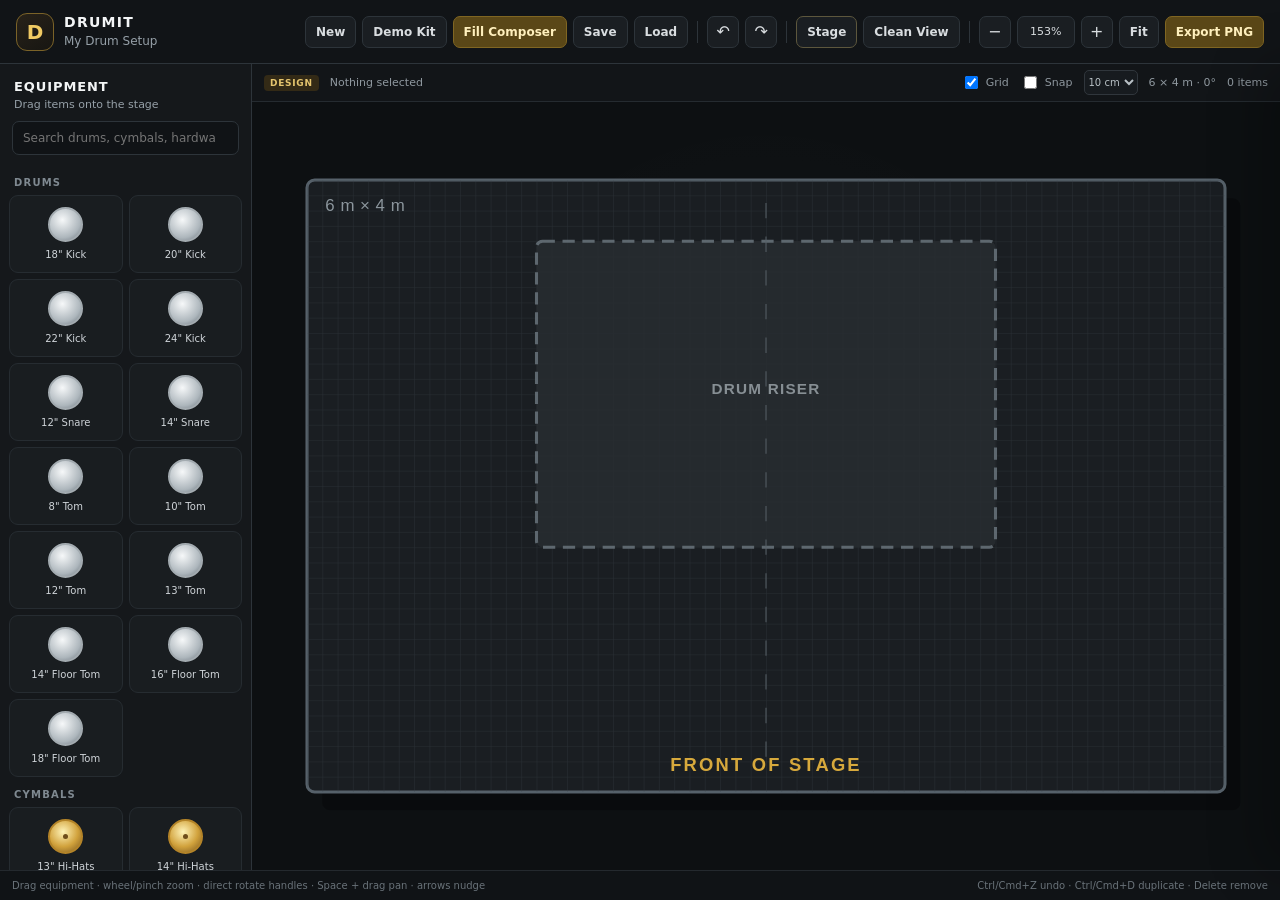
<file: index.html>
<!doctype html>
<html lang="en">
<head>
  <meta charset="utf-8" />
  <meta name="viewport" content="width=device-width, initial-scale=1" />
  <meta name="theme-color" content="#101214" />
  <title>Drumit — Drum & Stage Designer</title>
  <link rel="stylesheet" href="styles.css" />
</head>
<body>
  <div class="app-shell">
    <header class="topbar">
      <div class="brand-block">
        <button class="icon-button mobile-only" id="libraryToggle" aria-label="Toggle equipment library">☰</button>
        <div class="brand-mark">D</div>
        <div>
          <div class="brand-name">Drumit</div>
          <input id="projectName" class="project-name" value="My Drum Setup" aria-label="Project name" />
        </div>
      </div>

      <div class="toolbar" role="toolbar" aria-label="Project controls">
        <button class="tool-button" id="newProjectBtn">New</button>
        <button class="tool-button" id="demoBtn">Demo Kit</button>
        <button class="tool-button primary" type="button" onclick="window.location.href='composer.html'">Fill Composer</button>
        <button class="tool-button" id="saveBtn">Save</button>
        <button class="tool-button" id="loadBtn">Load</button>
        <span class="toolbar-divider"></span>
        <button class="icon-button" id="undoBtn" title="Undo (Ctrl/Cmd+Z)">↶</button>
        <button class="icon-button" id="redoBtn" title="Redo (Ctrl/Cmd+Shift+Z)">↷</button>
        <span class="toolbar-divider"></span>
        <button class="tool-button stage-button" id="stageBtn">Stage</button>
        <button class="tool-button" id="cleanViewBtn">Clean View</button>
        <span class="toolbar-divider"></span>
        <button class="icon-button" id="zoomOutBtn" title="Zoom out">−</button>
        <button class="zoom-readout" id="zoomReadout">100%</button>
        <button class="icon-button" id="zoomInBtn" title="Zoom in">+</button>
        <button class="tool-button" id="fitBtn">Fit</button>
        <button class="tool-button primary" id="exportBtn">Export PNG</button>
      </div>
    </header>

    <main class="main-layout">
      <aside class="library-panel" id="libraryPanel">
        <div class="panel-heading">
          <div>
            <h2>Equipment</h2>
            <p>Drag items onto the stage</p>
          </div>
          <button class="icon-button mobile-only" id="libraryClose" aria-label="Close equipment library">×</button>
        </div>
        <div class="library-search-wrap">
          <input id="librarySearch" class="library-search" type="search" placeholder="Search drums, cymbals, hardware…" />
        </div>
        <div id="libraryContent" class="library-content"></div>
      </aside>

      <section class="workspace-wrap">
        <div class="workspace-status">
          <div class="mode-pill">DESIGN</div>
          <div id="selectionReadout">Nothing selected</div>
          <div class="status-spacer"></div>
          <label class="compact-control"><input id="gridToggle" type="checkbox" checked /> Grid</label>
          <label class="compact-control"><input id="snapToggle" type="checkbox" /> Snap</label>
          <select id="snapSize" class="status-select" title="Snap grid size">
            <option value="5">5 cm</option>
            <option value="10" selected>10 cm</option>
            <option value="25">25 cm</option>
            <option value="50">50 cm</option>
          </select>
          <span id="stageReadout">6.0 × 4.0 m</span>
          <span id="objectCount">0 items</span>
        </div>

        <div id="workspaceViewport" class="workspace-viewport" tabindex="0" aria-label="Drum and stage layout workspace">
          <svg id="workspaceSvg" class="workspace-svg" xmlns="http://www.w3.org/2000/svg" width="1800" height="1800" viewBox="0 0 1800 1800">
            <defs>
              <radialGradient id="cymbalGradient" cx="42%" cy="36%" r="70%">
                <stop offset="0" stop-color="#fff5bf" />
                <stop offset="0.42" stop-color="#e5b94f" />
                <stop offset="0.78" stop-color="#b78128" />
                <stop offset="1" stop-color="#74501d" />
              </radialGradient>
              <radialGradient id="drumGradient" cx="45%" cy="38%" r="66%">
                <stop offset="0" stop-color="#fbfcfd" />
                <stop offset="0.7" stop-color="#d4dce2" />
                <stop offset="1" stop-color="#8d969d" />
              </radialGradient>
              <linearGradient id="hardwareGradient" x1="0" y1="0" x2="1" y2="1">
                <stop offset="0" stop-color="#edf1f3" />
                <stop offset="0.45" stop-color="#89939a" />
                <stop offset="1" stop-color="#434a50" />
              </linearGradient>
              <filter id="softShadow" x="-30%" y="-30%" width="160%" height="160%">
                <feDropShadow dx="0" dy="4" stdDeviation="5" flood-color="#000" flood-opacity="0.32" />
              </filter>
              <pattern id="gridPattern" width="10" height="10" patternUnits="userSpaceOnUse">
                <path d="M 10 0 L 0 0 0 10" fill="none" stroke="#394148" stroke-width="0.7" />
              </pattern>
            </defs>
            <g id="stageTransform">
              <rect id="stageShadow" x="0" y="0" width="600" height="400" rx="5" fill="#000" opacity=".3" transform="translate(10 12)" />
              <rect id="stageBackground" x="0" y="0" width="600" height="400" rx="5" fill="#1a1e22" stroke="#56616a" stroke-width="2" />
              <rect id="gridLayer" x="0" y="0" width="600" height="400" rx="5" fill="url(#gridPattern)" opacity=".5" pointer-events="none" />
              <g id="riserLayer" pointer-events="none"></g>
              <g id="stageGuides" pointer-events="none"></g>
              <g id="objectLayer"></g>
              <g id="stageInteractionLayer"></g>
            </g>
          </svg>
        </div>

        <div class="floating-tools" id="floatingTools" hidden>
          <button id="duplicateBtn" title="Duplicate">Duplicate</button>
          <button id="rotateLeftBtn" title="Rotate left 15°">−15°</button>
          <button id="rotateRightBtn" title="Rotate right 15°">+15°</button>
          <button id="backBtn" title="Send backward">Back</button>
          <button id="frontBtn" title="Bring forward">Front</button>
          <button id="lockBtn" title="Lock / unlock">Lock</button>
          <button id="propertiesBtn" title="Object properties">Properties</button>
          <button id="deleteBtn" class="danger" title="Delete">Delete</button>
        </div>
      </section>

      <aside class="properties-panel" id="propertiesPanel" aria-hidden="true">
        <div class="panel-heading">
          <div>
            <h2 id="propertiesTitle">Properties</h2>
            <p id="propertiesSubtitle">Edit the selected component</p>
          </div>
          <button class="icon-button" id="propertiesClose" aria-label="Close properties">×</button>
        </div>
        <div id="propertiesContent" class="properties-content"></div>
      </aside>
    </main>

    <footer class="footerbar">
      <span>Drag equipment · wheel/pinch zoom · direct rotate handles · Space + drag pan · arrows nudge</span>
      <span>Ctrl/Cmd+Z undo · Ctrl/Cmd+D duplicate · Delete remove</span>
    </footer>
  </div>

  <div class="toast" id="toast" role="status" aria-live="polite"></div>
  <script src="app.js"></script>
  <script src="riser.js"></script>
  <script src="object-rotate.js"></script>
  <script src="touch.js"></script>
</body>
</html>
</file>
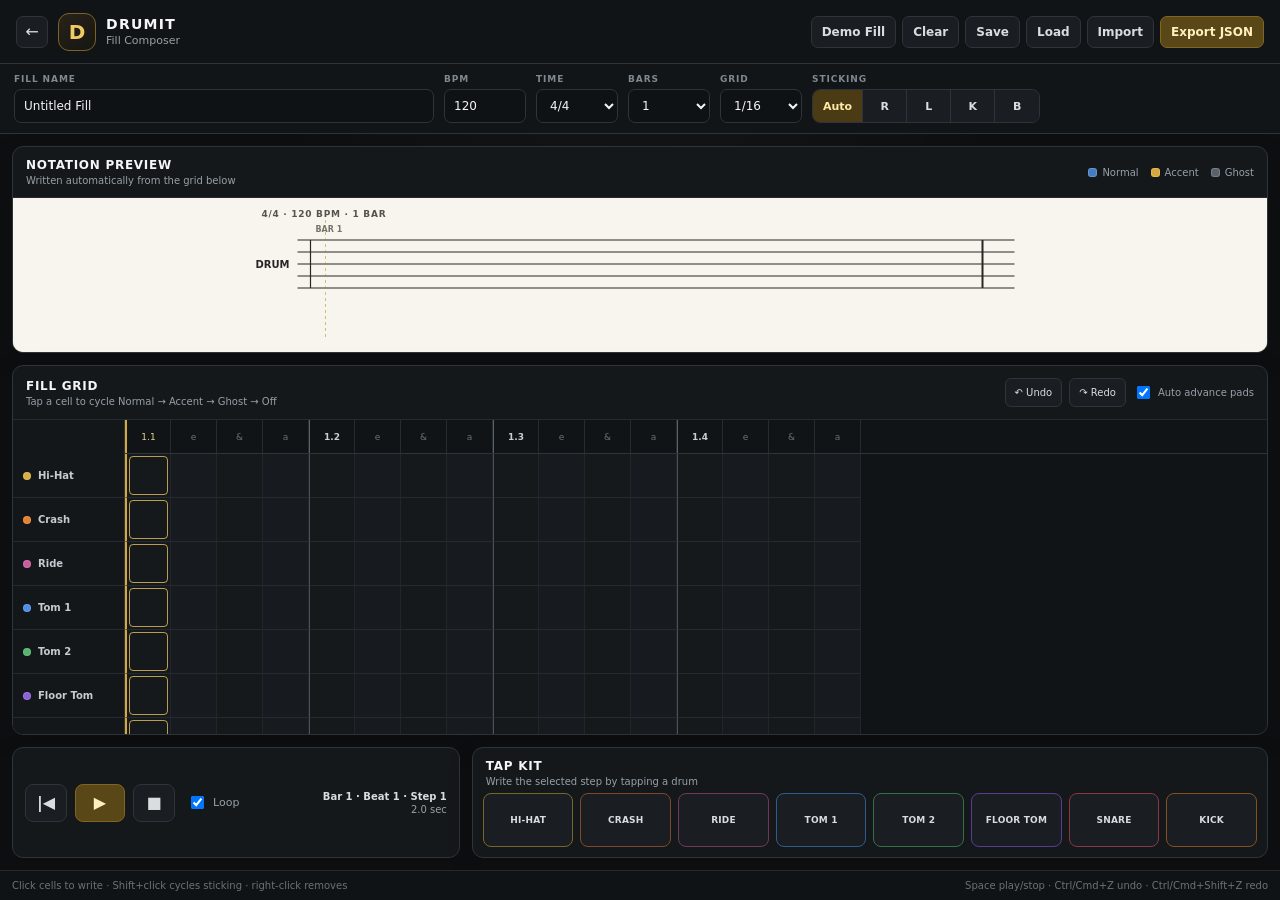
<file: composer.html>
<!doctype html>
<html lang="en">
<head>
  <meta charset="utf-8" />
  <meta name="viewport" content="width=device-width, initial-scale=1, viewport-fit=cover" />
  <meta name="theme-color" content="#0d0f11" />
  <title>Drumit — Fill Composer</title>
  <link rel="stylesheet" href="composer.css" />
</head>
<body>
  <div class="composer-shell">
    <header class="topbar">
      <div class="brand-block">
        <button class="icon-button" id="backToDesignerBtn" title="Back to kit designer" aria-label="Back to kit designer">←</button>
        <div class="brand-mark">D</div>
        <div class="brand-copy">
          <div class="brand-name">Drumit</div>
          <div class="brand-subtitle">Fill Composer</div>
        </div>
      </div>

      <div class="top-actions">
        <button class="tool-button" id="demoBtn">Demo Fill</button>
        <button class="tool-button" id="clearBtn">Clear</button>
        <button class="tool-button" id="saveBtn">Save</button>
        <button class="tool-button" id="loadBtn">Load</button>
        <button class="tool-button" id="importBtn">Import</button>
        <button class="tool-button primary" id="exportBtn">Export JSON</button>
        <input id="importInput" type="file" accept="application/json,.json" hidden />
      </div>
    </header>

    <section class="control-strip" aria-label="Fill settings">
      <label class="field field-name">
        <span>Fill name</span>
        <input id="fillName" type="text" value="Untitled Fill" maxlength="80" />
      </label>

      <label class="field compact-field">
        <span>BPM</span>
        <input id="bpmInput" type="number" min="30" max="260" value="120" inputmode="numeric" />
      </label>

      <label class="field compact-field">
        <span>Time</span>
        <select id="timeSignature">
          <option value="2/4">2/4</option>
          <option value="3/4">3/4</option>
          <option value="4/4" selected>4/4</option>
          <option value="5/4">5/4</option>
          <option value="6/8">6/8</option>
          <option value="7/8">7/8</option>
          <option value="12/8">12/8</option>
        </select>
      </label>

      <label class="field compact-field">
        <span>Bars</span>
        <select id="barsSelect">
          <option value="1" selected>1</option>
          <option value="2">2</option>
          <option value="3">3</option>
          <option value="4">4</option>
        </select>
      </label>

      <label class="field compact-field">
        <span>Grid</span>
        <select id="subdivisionSelect">
          <option value="8">1/8</option>
          <option value="16" selected>1/16</option>
          <option value="32">1/32</option>
          <option value="12">Triplet</option>
        </select>
      </label>

      <div class="stick-control" aria-label="Sticking entry mode">
        <span>Sticking</span>
        <div class="segmented" id="stickMode">
          <button class="segment active" data-stick="AUTO">Auto</button>
          <button class="segment" data-stick="R">R</button>
          <button class="segment" data-stick="L">L</button>
          <button class="segment" data-stick="K">K</button>
          <button class="segment" data-stick="B">B</button>
        </div>
      </div>
    </section>

    <main class="composer-main">
      <section class="notation-panel panel">
        <div class="panel-header">
          <div>
            <h1>Notation Preview</h1>
            <p>Written automatically from the grid below</p>
          </div>
          <div class="legend-inline" aria-label="Hit legend">
            <span><i class="legend-dot normal"></i>Normal</span>
            <span><i class="legend-dot accent"></i>Accent</span>
            <span><i class="legend-dot ghost"></i>Ghost</span>
          </div>
        </div>
        <div class="notation-scroll" id="notationScroll">
          <svg id="notationSvg" class="notation-svg" role="img" aria-label="Drum notation preview"></svg>
        </div>
      </section>

      <section class="grid-panel panel">
        <div class="panel-header grid-panel-header">
          <div>
            <h2>Fill Grid</h2>
            <p>Tap a cell to cycle Normal → Accent → Ghost → Off</p>
          </div>
          <div class="grid-tools">
            <button class="small-button" id="undoBtn" title="Undo">↶ Undo</button>
            <button class="small-button" id="redoBtn" title="Redo">↷ Redo</button>
            <label class="auto-advance"><input id="autoAdvance" type="checkbox" checked /> Auto advance pads</label>
          </div>
        </div>

        <div class="sequencer-shell">
          <div class="instrument-labels" id="instrumentLabels" aria-hidden="true"></div>
          <div class="sequencer-scroll" id="sequencerScroll">
            <div id="beatHeader" class="beat-header"></div>
            <div id="sequencerGrid" class="sequencer-grid" role="grid" aria-label="Drum fill step sequencer"></div>
            <div id="stickingRow" class="sticking-row" aria-label="Sticking row"></div>
          </div>
        </div>
      </section>

      <section class="bottom-row">
        <div class="transport-panel panel">
          <div class="transport">
            <button class="transport-button" id="rewindBtn" title="Return to start" aria-label="Return to start">|◀</button>
            <button class="transport-button play" id="playBtn" title="Play" aria-label="Play">▶</button>
            <button class="transport-button" id="stopBtn" title="Stop" aria-label="Stop">■</button>
            <label class="loop-control"><input id="loopToggle" type="checkbox" checked /> Loop</label>
            <div class="transport-status">
              <span id="positionReadout">Bar 1 · Beat 1 · Step 1</span>
              <span id="durationReadout">0.0 sec</span>
            </div>
          </div>
        </div>

        <div class="pad-panel panel">
          <div class="panel-header compact-header">
            <div>
              <h2>Tap Kit</h2>
              <p>Write the selected step by tapping a drum</p>
            </div>
          </div>
          <div id="padRack" class="pad-rack"></div>
        </div>
      </section>
    </main>

    <footer class="footerbar">
      <span>Click cells to write · Shift+click cycles sticking · right-click removes</span>
      <span>Space play/stop · Ctrl/Cmd+Z undo · Ctrl/Cmd+Shift+Z redo</span>
    </footer>
  </div>

  <dialog id="loadDialog" class="load-dialog">
    <form method="dialog">
      <div class="dialog-heading">
        <div>
          <h2>Saved Fills</h2>
          <p>Stored locally on this device</p>
        </div>
        <button class="icon-button" value="cancel" aria-label="Close">×</button>
      </div>
      <div id="savedFillList" class="saved-fill-list"></div>
    </form>
  </dialog>

  <div id="toast" class="toast" role="status" aria-live="polite"></div>
  <script src="composer.js"></script>
</body>
</html>
</file>
<file: styles.css>
:root{--bg:#0d0f11;--panel:#15181b;--panel2:#1a1e22;--panel3:#22272c;--border:#2d343a;--border2:#46515a;--text:#f3f5f6;--muted:#96a0a8;--accent:#d7a93c;--accent2:#f0ca63;--danger:#dc6767;--shadow:0 18px 48px rgba(0,0,0,.36)}
*{box-sizing:border-box}html,body{margin:0;width:100%;height:100%;overflow:hidden;background:var(--bg);color:var(--text);font-family:Inter,ui-sans-serif,system-ui,-apple-system,BlinkMacSystemFont,"Segoe UI",sans-serif}button,input,select{font:inherit}button{color:inherit}.app-shell{display:grid;grid-template-rows:64px minmax(0,1fr) 30px;width:100vw;height:100vh;background:var(--bg)}
.topbar{display:flex;align-items:center;justify-content:space-between;gap:18px;padding:0 16px;border-bottom:1px solid var(--border);background:#111417;min-width:0}.brand-block{display:flex;align-items:center;gap:10px;min-width:205px}.brand-mark{display:grid;place-items:center;width:38px;height:38px;border:1px solid #7b6328;border-radius:11px;color:var(--accent2);background:linear-gradient(145deg,#282219,#171612);font-size:20px;font-weight:900}.brand-name{font-size:14px;font-weight:900;letter-spacing:.09em;text-transform:uppercase}.project-name{width:165px;padding:2px 0;border:0;outline:0;color:var(--muted);background:transparent;font-size:12px}.project-name:focus{color:var(--text)}
.toolbar{display:flex;align-items:center;justify-content:flex-end;gap:6px;min-width:0;overflow-x:auto;scrollbar-width:none}.toolbar::-webkit-scrollbar{display:none}.tool-button,.icon-button,.zoom-readout,.floating-tools button{border:1px solid var(--border);border-radius:7px;background:#1a1e22;color:#d9dde0;cursor:pointer;transition:.14s ease;white-space:nowrap}.tool-button:hover,.icon-button:hover,.zoom-readout:hover,.floating-tools button:hover{border-color:var(--border2);background:#242a2f;color:#fff}.tool-button{min-height:32px;padding:0 10px;font-size:12px;font-weight:700}.tool-button.primary{border-color:#806622;background:#5a4717;color:#fff0bd}.tool-button.primary:hover{background:#725b1d}.stage-button{border-color:#5d573d}.icon-button,.zoom-readout{display:inline-grid;place-items:center;height:32px;min-width:32px;padding:0 8px}.zoom-readout{min-width:58px;font-size:11px}.toolbar-divider{width:1px;height:22px;background:var(--border);margin:0 3px}
.main-layout{position:relative;display:grid;grid-template-columns:252px minmax(0,1fr);min-height:0;min-width:0}.library-panel,.properties-panel{min-height:0;background:var(--panel)}.library-panel{display:flex;flex-direction:column;border-right:1px solid var(--border);z-index:10}.panel-heading{display:flex;align-items:center;justify-content:space-between;gap:12px;padding:15px 14px 10px}.panel-heading h2{margin:0;font-size:13px;text-transform:uppercase;letter-spacing:.07em}.panel-heading p{margin:4px 0 0;color:var(--muted);font-size:11px}.library-search-wrap{padding:0 12px 10px}.library-search{width:100%;height:34px;border:1px solid var(--border);border-radius:7px;outline:none;background:#101316;color:var(--text);padding:0 10px;font-size:12px}.library-search:focus{border-color:#6f5b2d}.library-content{min-height:0;overflow:auto;padding:0 9px 18px}.library-category{margin-bottom:8px}.category-title{margin:12px 5px 7px;color:#7f8991;font-size:10px;font-weight:900;letter-spacing:.12em;text-transform:uppercase}.library-grid{display:grid;grid-template-columns:repeat(2,minmax(0,1fr));gap:6px}.library-item{display:flex;flex-direction:column;align-items:center;justify-content:center;gap:7px;min-height:78px;padding:8px 5px;border:1px solid #262c31;border-radius:9px;background:#191d20;color:#cfd4d8;cursor:grab;user-select:none}.library-item:hover{border-color:#68572c;background:#202428;color:#fff}.library-item:active{cursor:grabbing}.library-item span{text-align:center;font-size:10px;line-height:1.15}.library-icon{position:relative;width:35px;height:35px}.library-icon.circle{border-radius:50%;border:2px solid #a3abb0;background:radial-gradient(circle at 40% 35%,#f6f8f9,#adb6bc 65%,#677179)}.library-icon.cymbal{border-radius:50%;border:2px solid #b48428;background:radial-gradient(circle at 42% 35%,#fff3b8,#d1a23c 55%,#7a561e)}.library-icon.cymbal:after{content:"";position:absolute;inset:13px;border-radius:50%;background:#6f4d1b}.library-icon.rect{border-radius:5px;border:2px solid #65717a;background:linear-gradient(145deg,#59646c,#252a2f)}.library-icon.pedal{width:24px;height:38px;margin-left:5px;border-radius:6px 6px 10px 10px;border:2px solid #7f8990;background:linear-gradient(#bbc2c7,#484f55);transform:skew(-8deg)}
.workspace-wrap{position:relative;display:grid;grid-template-rows:38px minmax(0,1fr);min-width:0;min-height:0;background:#0c0f11}.workspace-status{display:flex;align-items:center;gap:11px;padding:0 12px;border-bottom:1px solid #252b30;background:#121518;color:#8f989f;font-size:11px}.status-spacer{flex:1}.mode-pill{padding:3px 6px;border-radius:4px;color:#e6c66f;background:#332a16;font-size:9px;font-weight:900;letter-spacing:.08em}.compact-control{display:flex;align-items:center;gap:5px;cursor:pointer}.status-select{height:25px;border:1px solid #30363c;border-radius:5px;background:#171b1f;color:#b8c0c5;font-size:10px;outline:0}.workspace-viewport{position:relative;min-width:0;min-height:0;overflow:hidden;outline:none;background:radial-gradient(circle at 50% 42%,rgba(255,255,255,.028),transparent 46%),#0d1012;cursor:default}.workspace-viewport.panning{cursor:grabbing}.workspace-svg{position:absolute;left:50%;top:50%;transform-origin:0 0;overflow:visible;touch-action:none;user-select:none}.drum-object{cursor:move}.drum-object.locked{cursor:not-allowed}.drum-object .selection-ring{display:none}.drum-object.selected .selection-ring{display:block}.clean-mode .selection-ring,.clean-mode #stageGuides{display:none!important}.drum-label{font-family:Inter,Arial,sans-serif;font-size:13px;font-weight:800;fill:#181a1c;text-anchor:middle;dominant-baseline:middle;pointer-events:none}.drum-label.light{fill:#f0f3f4}.drum-sub-label{font-family:Inter,Arial,sans-serif;font-size:9px;fill:#566067;text-anchor:middle;dominant-baseline:middle;pointer-events:none}.dimension-label{font-family:Inter,Arial,sans-serif;font-size:11px;fill:#8c969d;letter-spacing:.03em}.stage-front-label{font-family:Inter,Arial,sans-serif;font-size:12px;font-weight:900;fill:#d7a93c;letter-spacing:.12em}.riser-label{font-family:Inter,Arial,sans-serif;font-size:10px;font-weight:800;fill:#878f94;letter-spacing:.08em}
.floating-tools{position:absolute;z-index:20;left:50%;bottom:18px;transform:translateX(-50%);display:flex;gap:5px;padding:6px;border:1px solid var(--border2);border-radius:10px;background:rgba(20,23,26,.96);box-shadow:var(--shadow);backdrop-filter:blur(8px)}.floating-tools[hidden]{display:none}.floating-tools button{min-height:30px;padding:0 9px;font-size:10px}.floating-tools .danger:hover{border-color:#884646;background:#4a2727;color:#ffb0b0}
.properties-panel{position:absolute;z-index:30;top:0;right:0;bottom:0;width:330px;border-left:1px solid var(--border);box-shadow:-20px 0 50px rgba(0,0,0,.24);transform:translateX(100%);transition:transform .18s ease}.properties-panel.open{transform:translateX(0)}.properties-content{padding:2px 14px 24px;overflow:auto;height:calc(100% - 65px)}.property-group{margin:12px 0 18px}.property-group-title{margin-bottom:9px;color:#7f8991;font-size:10px;font-weight:900;letter-spacing:.1em;text-transform:uppercase}.property-row{display:grid;grid-template-columns:105px minmax(0,1fr);align-items:center;gap:8px;margin-bottom:8px}.property-row label{color:#a7afb5;font-size:11px}.property-row input,.property-row select{width:100%;height:32px;border:1px solid var(--border);border-radius:6px;outline:0;background:#101316;color:#edf0f2;padding:0 8px;font-size:11px}.property-row input:focus,.property-row select:focus{border-color:#6e5a2c}.property-row input[type=checkbox]{width:auto;height:auto;justify-self:start}.property-actions{display:grid;grid-template-columns:1fr 1fr;gap:7px;margin-top:10px}.property-actions button{height:32px;border:1px solid var(--border);border-radius:6px;background:#1c2024;color:#d9dfe2;cursor:pointer;font-size:11px}.property-actions button:hover{background:#252b30;border-color:var(--border2)}.property-note{padding:9px 10px;border:1px solid #2a3035;border-radius:7px;background:#111417;color:#7d878e;font-size:10px;line-height:1.45}.section-rule{height:1px;background:#262c31;margin:15px 0}
.footerbar{display:flex;align-items:center;justify-content:space-between;gap:12px;padding:0 12px;border-top:1px solid #24292e;background:#101316;color:#697279;font-size:10px}.toast{position:fixed;left:50%;bottom:48px;z-index:100;transform:translate(-50%,20px);padding:9px 13px;border:1px solid #4a5157;border-radius:8px;background:#202428;color:#f1f3f4;box-shadow:var(--shadow);opacity:0;pointer-events:none;transition:.18s ease;font-size:11px}.toast.show{opacity:1;transform:translate(-50%,0)}.mobile-only{display:none}
@media(max-width:1000px){.toolbar .tool-button:not(.primary):not(.stage-button){display:none}.workspace-status #stageReadout{display:none}}
@media(max-width:900px){.app-shell{grid-template-rows:60px minmax(0,1fr) 26px}.topbar{padding:0 9px}.brand-block{min-width:180px}.brand-mark{display:none}.main-layout{grid-template-columns:minmax(0,1fr)}.library-panel{position:absolute;inset:0 auto 0 0;width:252px;transform:translateX(-100%);transition:transform .18s ease;box-shadow:20px 0 50px rgba(0,0,0,.32)}.library-panel.open{transform:translateX(0)}.mobile-only{display:inline-grid}.footerbar span:last-child{display:none}.floating-tools{max-width:calc(100vw - 20px);overflow-x:auto}.workspace-status .status-select{display:none}}
@media(max-width:560px){.project-name{width:115px}.toolbar-divider{display:none}.toolbar #undoBtn,.toolbar #redoBtn,.toolbar #zoomOutBtn,.toolbar #zoomInBtn,.toolbar #zoomReadout{display:none}.properties-panel{width:min(330px,94vw)}.workspace-status .compact-control:last-of-type{display:none}}
</file>
<file: composer.css>
:root{
  --bg:#0d0f11;
  --panel:#15181b;
  --panel2:#1a1e22;
  --panel3:#22272c;
  --border:#2d343a;
  --border2:#46515a;
  --text:#f3f5f6;
  --muted:#96a0a8;
  --accent:#d7a93c;
  --accent2:#f0ca63;
  --danger:#dc6767;
  --blue:#4d8fe6;
  --green:#55b56c;
  --purple:#8a63d7;
  --red:#e0525f;
  --orange:#e7822f;
  --yellow:#d7b23f;
  --shadow:0 18px 48px rgba(0,0,0,.36);
  --label-width:112px;
  --step-width:46px;
}

*{box-sizing:border-box}
html,body{margin:0;width:100%;height:100%;background:var(--bg);color:var(--text);font-family:Inter,ui-sans-serif,system-ui,-apple-system,BlinkMacSystemFont,"Segoe UI",sans-serif}
body{overflow:hidden}
button,input,select{font:inherit}
button{color:inherit}
button:focus-visible,input:focus-visible,select:focus-visible{outline:2px solid var(--accent);outline-offset:2px}

.composer-shell{display:grid;grid-template-rows:64px auto minmax(0,1fr) 30px;width:100vw;height:100vh;background:var(--bg)}

.topbar{display:flex;align-items:center;justify-content:space-between;gap:18px;padding:0 16px;border-bottom:1px solid var(--border);background:#111417;min-width:0}
.brand-block{display:flex;align-items:center;gap:10px;min-width:215px}
.brand-copy{min-width:0}
.brand-mark{display:grid;place-items:center;width:38px;height:38px;border:1px solid #7b6328;border-radius:11px;color:var(--accent2);background:linear-gradient(145deg,#282219,#171612);font-size:20px;font-weight:900}
.brand-name{font-size:14px;font-weight:900;letter-spacing:.09em;text-transform:uppercase}
.brand-subtitle{margin-top:2px;color:var(--muted);font-size:11px}
.top-actions{display:flex;align-items:center;justify-content:flex-end;gap:6px;overflow-x:auto;scrollbar-width:none}
.top-actions::-webkit-scrollbar{display:none}

.tool-button,.icon-button,.small-button,.transport-button,.segment,.pad-button{border:1px solid var(--border);background:#1a1e22;color:#d9dde0;cursor:pointer;transition:.14s ease}
.tool-button:hover,.icon-button:hover,.small-button:hover,.transport-button:hover,.segment:hover,.pad-button:hover{border-color:var(--border2);background:#242a2f;color:#fff}
.tool-button{min-height:32px;padding:0 10px;border-radius:7px;font-size:12px;font-weight:700;white-space:nowrap}
.tool-button.primary{border-color:#806622;background:#5a4717;color:#fff0bd}
.tool-button.primary:hover{background:#725b1d}
.icon-button{display:inline-grid;place-items:center;height:32px;min-width:32px;padding:0 8px;border-radius:7px}

.control-strip{display:flex;align-items:end;gap:10px;padding:10px 14px;border-bottom:1px solid var(--border);background:#121518;overflow-x:auto;scrollbar-width:thin}
.field{display:grid;gap:5px;flex:0 0 auto}
.field span,.stick-control>span{color:#7f8991;font-size:9px;font-weight:900;letter-spacing:.1em;text-transform:uppercase}
.field input,.field select{height:34px;border:1px solid var(--border);border-radius:7px;outline:none;background:#0f1214;color:var(--text);padding:0 9px;font-size:12px}
.field input:focus,.field select:focus{border-color:#765f2b}
.field-name{min-width:210px;flex:1 1 260px;max-width:420px}
.field-name input{width:100%}
.compact-field input,.compact-field select{width:82px}
.stick-control{display:grid;gap:5px;flex:0 0 auto}
.segmented{display:flex;height:34px;border:1px solid var(--border);border-radius:8px;overflow:hidden}
.segment{min-width:44px;border:0;border-right:1px solid var(--border);border-radius:0;padding:0 10px;font-size:11px;font-weight:800}
.segment:last-child{border-right:0}
.segment.active{background:#4b3b14;color:#ffe8a5}

.composer-main{min-height:0;overflow:auto;padding:12px;display:grid;grid-template-rows:auto auto auto;gap:12px;background:radial-gradient(circle at 50% -20%,rgba(255,255,255,.035),transparent 36%),var(--bg)}
.panel{min-width:0;border:1px solid var(--border);border-radius:11px;background:var(--panel);box-shadow:0 8px 28px rgba(0,0,0,.12)}
.panel-header{display:flex;align-items:center;justify-content:space-between;gap:16px;padding:11px 13px;border-bottom:1px solid #252b30}
.panel-header h1,.panel-header h2{margin:0;font-size:12px;letter-spacing:.06em;text-transform:uppercase}
.panel-header p{margin:3px 0 0;color:var(--muted);font-size:10px}
.compact-header{border-bottom:0;padding-bottom:6px}

.legend-inline{display:flex;align-items:center;gap:12px;color:var(--muted);font-size:10px;white-space:nowrap}
.legend-inline span{display:flex;align-items:center;gap:5px}
.legend-dot{display:inline-block;width:9px;height:9px;border-radius:3px;border:1px solid rgba(255,255,255,.18)}
.legend-dot.normal{background:#477cc3}.legend-dot.accent{background:#d7a93c}.legend-dot.ghost{background:#59616a}

.notation-scroll{overflow-x:auto;overflow-y:hidden;background:#f7f5ee;border-radius:0 0 10px 10px}
.notation-svg{display:block;min-width:100%;height:154px;background:#f7f5ee}

.grid-panel{overflow:hidden}
.grid-panel-header{min-height:54px}
.grid-tools{display:flex;align-items:center;gap:7px}
.small-button{height:29px;padding:0 9px;border-radius:6px;font-size:10px}
.auto-advance{display:flex;align-items:center;gap:5px;color:var(--muted);font-size:10px;white-space:nowrap}

.sequencer-shell{display:grid;grid-template-columns:var(--label-width) minmax(0,1fr);min-height:0;background:#111416}
.instrument-labels{padding-top:34px;border-right:1px solid var(--border);background:#13171a;z-index:3}
.instrument-label{display:flex;align-items:center;gap:7px;height:44px;padding:0 10px;border-bottom:1px solid #252b30;color:#c5cbd0;font-size:10px;font-weight:800;white-space:nowrap}
.instrument-swatch{width:8px;height:8px;border-radius:50%;box-shadow:0 0 0 1px rgba(255,255,255,.12) inset}
.instrument-label[data-instrument="hihat"] .instrument-swatch{background:var(--yellow)}
.instrument-label[data-instrument="crash"] .instrument-swatch{background:var(--orange)}
.instrument-label[data-instrument="ride"] .instrument-swatch{background:#c95d9b}
.instrument-label[data-instrument="tom1"] .instrument-swatch{background:var(--blue)}
.instrument-label[data-instrument="tom2"] .instrument-swatch{background:var(--green)}
.instrument-label[data-instrument="floor"] .instrument-swatch{background:var(--purple)}
.instrument-label[data-instrument="snare"] .instrument-swatch{background:var(--red)}
.instrument-label[data-instrument="kick"] .instrument-swatch{background:var(--orange)}
.instrument-label.sticking-label{height:34px;color:#7f8991;font-size:9px;letter-spacing:.08em;text-transform:uppercase}

.sequencer-scroll{position:relative;overflow-x:auto;overflow-y:hidden;scrollbar-color:#3b434a #111416}
.beat-header{display:grid;height:34px;position:sticky;top:0;z-index:2;background:#111416;border-bottom:1px solid var(--border)}
.beat-cell{display:grid;place-items:center;border-right:1px solid #252b30;color:#667179;font-size:9px;user-select:none}
.beat-cell.beat-start{border-left:1px solid #59636b;color:#c8ced2;font-weight:900}
.beat-cell.bar-start{border-left:2px solid var(--accent);color:#e8d08e}

.sequencer-grid{display:grid;grid-auto-rows:44px;position:relative}
.step-cell{position:relative;display:grid;place-items:center;min-width:0;border:0;border-right:1px solid #20262a;border-bottom:1px solid #252b30;background:#15191c;color:white;cursor:pointer;user-select:none;touch-action:manipulation}
.step-cell:nth-child(even){background:#171b1f}
.step-cell.beat-start{border-left:1px solid #4a535b}
.step-cell.bar-start{border-left:2px solid var(--accent)}
.step-cell:hover{background:#20262a}
.step-cell.cursor-step:after{content:"";position:absolute;inset:2px;border:1px solid rgba(240,202,99,.75);border-radius:4px;pointer-events:none}
.step-cell.playing-step:before{content:"";position:absolute;inset:0;background:rgba(240,202,99,.16);pointer-events:none}
.hit-chip{display:grid;place-items:center;width:30px;height:28px;border-radius:6px;border:1px solid rgba(255,255,255,.12);font-size:11px;font-weight:900;box-shadow:0 3px 8px rgba(0,0,0,.22)}
.hit-chip.normal{filter:saturate(.95)}
.hit-chip.accent{box-shadow:0 0 0 2px rgba(240,202,99,.55),0 3px 8px rgba(0,0,0,.25)}
.hit-chip.accent:before{content:">";position:absolute;transform:translateY(-20px);color:#f0ca63;font-size:10px}
.hit-chip.ghost{opacity:.45;transform:scale(.78)}
.hit-chip[data-instrument="hihat"]{background:var(--yellow);color:#17140b}
.hit-chip[data-instrument="crash"]{background:var(--orange)}
.hit-chip[data-instrument="ride"]{background:#c95d9b}
.hit-chip[data-instrument="tom1"]{background:var(--blue)}
.hit-chip[data-instrument="tom2"]{background:var(--green)}
.hit-chip[data-instrument="floor"]{background:var(--purple)}
.hit-chip[data-instrument="snare"]{background:var(--red)}
.hit-chip[data-instrument="kick"]{background:var(--orange);color:#1f1308}

.sticking-row{display:grid;height:34px;background:#101316;border-top:1px solid var(--border)}
.sticking-cell{display:grid;place-items:center;border-right:1px solid #20262a;color:#929ca3;font-size:10px;font-weight:900}
.sticking-cell.beat-start{border-left:1px solid #4a535b}
.sticking-cell.bar-start{border-left:2px solid var(--accent)}
.sticking-cell.has-stick{color:#f2f4f5}

.bottom-row{display:grid;grid-template-columns:minmax(320px,.72fr) minmax(420px,1.28fr);gap:12px}
.transport-panel{display:flex;align-items:center;padding:12px}
.transport{display:flex;align-items:center;gap:8px;width:100%}
.transport-button{width:42px;height:38px;border-radius:8px;font-weight:900}
.transport-button.play{width:50px;border-color:#806622;background:#5a4717;color:#fff0bd}
.transport-button.play.active{background:#85691f}
.loop-control{display:flex;align-items:center;gap:6px;margin-left:4px;color:var(--muted);font-size:11px}
.transport-status{display:grid;gap:2px;margin-left:auto;text-align:right;color:var(--muted);font-size:10px}
.transport-status span:first-child{color:#d8dde0;font-weight:800}

.pad-panel{padding-bottom:10px}
.pad-rack{display:grid;grid-template-columns:repeat(8,minmax(58px,1fr));gap:7px;padding:0 10px}
.pad-button{min-height:54px;border-radius:8px;padding:6px;font-size:9px;font-weight:900;letter-spacing:.02em;text-transform:uppercase}
.pad-button:active{transform:translateY(1px);filter:brightness(1.2)}
.pad-button[data-instrument="hihat"]{border-color:#77662a}.pad-button[data-instrument="crash"]{border-color:#7d4928}.pad-button[data-instrument="ride"]{border-color:#71375a}.pad-button[data-instrument="tom1"]{border-color:#315b8e}.pad-button[data-instrument="tom2"]{border-color:#356f43}.pad-button[data-instrument="floor"]{border-color:#583e91}.pad-button[data-instrument="snare"]{border-color:#893743}.pad-button[data-instrument="kick"]{border-color:#865020}

.footerbar{display:flex;align-items:center;justify-content:space-between;gap:12px;padding:0 12px;border-top:1px solid #24292e;background:#101316;color:#697279;font-size:10px}
.toast{position:fixed;left:50%;bottom:48px;z-index:100;transform:translate(-50%,20px);padding:9px 13px;border:1px solid #4a5157;border-radius:8px;background:#202428;color:#f1f3f4;box-shadow:var(--shadow);opacity:0;pointer-events:none;transition:.18s ease;font-size:11px}
.toast.show{opacity:1;transform:translate(-50%,0)}

.load-dialog{width:min(560px,92vw);max-height:min(620px,80vh);padding:0;border:1px solid var(--border2);border-radius:12px;background:#15181b;color:var(--text);box-shadow:var(--shadow)}
.load-dialog::backdrop{background:rgba(0,0,0,.68);backdrop-filter:blur(2px)}
.load-dialog form{margin:0}
.dialog-heading{display:flex;align-items:center;justify-content:space-between;padding:14px;border-bottom:1px solid var(--border)}
.dialog-heading h2{margin:0;font-size:13px;text-transform:uppercase;letter-spacing:.06em}
.dialog-heading p{margin:4px 0 0;color:var(--muted);font-size:10px}
.saved-fill-list{display:grid;gap:7px;padding:10px;max-height:460px;overflow:auto}
.saved-fill{display:grid;grid-template-columns:minmax(0,1fr) auto auto;align-items:center;gap:8px;padding:10px;border:1px solid var(--border);border-radius:8px;background:#111417}
.saved-fill-title{font-size:11px;font-weight:900}
.saved-fill-meta{margin-top:3px;color:var(--muted);font-size:9px}
.saved-fill button{height:30px;border:1px solid var(--border);border-radius:6px;background:#1d2226;color:#dce0e2;cursor:pointer;font-size:10px}
.saved-fill button:hover{border-color:var(--border2)}
.saved-fill button.delete{color:#e8a0a0}
.empty-library{padding:28px 12px;text-align:center;color:var(--muted);font-size:11px}

@media(max-width:1050px){
  .top-actions .tool-button:nth-child(2),.top-actions .tool-button:nth-child(5){display:none}
  .bottom-row{grid-template-columns:1fr}
  .pad-rack{grid-template-columns:repeat(4,minmax(70px,1fr))}
}

@media(max-width:760px){
  :root{--label-width:94px;--step-width:42px}
  body{overflow:auto}
  .composer-shell{height:auto;min-height:100vh;grid-template-rows:58px auto auto 28px}
  .topbar{padding:0 8px;gap:8px}
  .brand-mark{display:none}
  .brand-block{min-width:145px}
  .brand-subtitle{font-size:10px}
  .top-actions .tool-button{display:none}
  .top-actions .tool-button.primary,.top-actions .tool-button:nth-child(3),.top-actions .tool-button:nth-child(4){display:inline-block}
  .control-strip{padding:8px;align-items:end}
  .field-name{min-width:170px}
  .composer-main{overflow:visible;padding:8px;gap:8px}
  .notation-svg{height:138px}
  .grid-panel-header{align-items:flex-start;flex-direction:column}
  .grid-tools{width:100%}
  .auto-advance{margin-left:auto}
  .instrument-label{padding:0 7px;font-size:9px}
  .legend-inline{display:none}
  .bottom-row{gap:8px}
  .transport{flex-wrap:wrap}
  .transport-status{width:100%;margin-left:0;text-align:left;grid-template-columns:1fr auto}
  .pad-rack{grid-template-columns:repeat(4,1fr)}
  .footerbar span:last-child{display:none}
}

@media(max-width:480px){
  :root{--label-width:82px;--step-width:40px}
  .top-actions .tool-button:nth-child(4){display:none}
  .field-name{min-width:155px;max-width:210px}
  .compact-field input,.compact-field select{width:74px}
  .segment{min-width:38px;padding:0 7px}
  .instrument-label{font-size:8px}
  .instrument-swatch{display:none}
  .pad-rack{grid-template-columns:repeat(2,1fr)}
}
</file>
